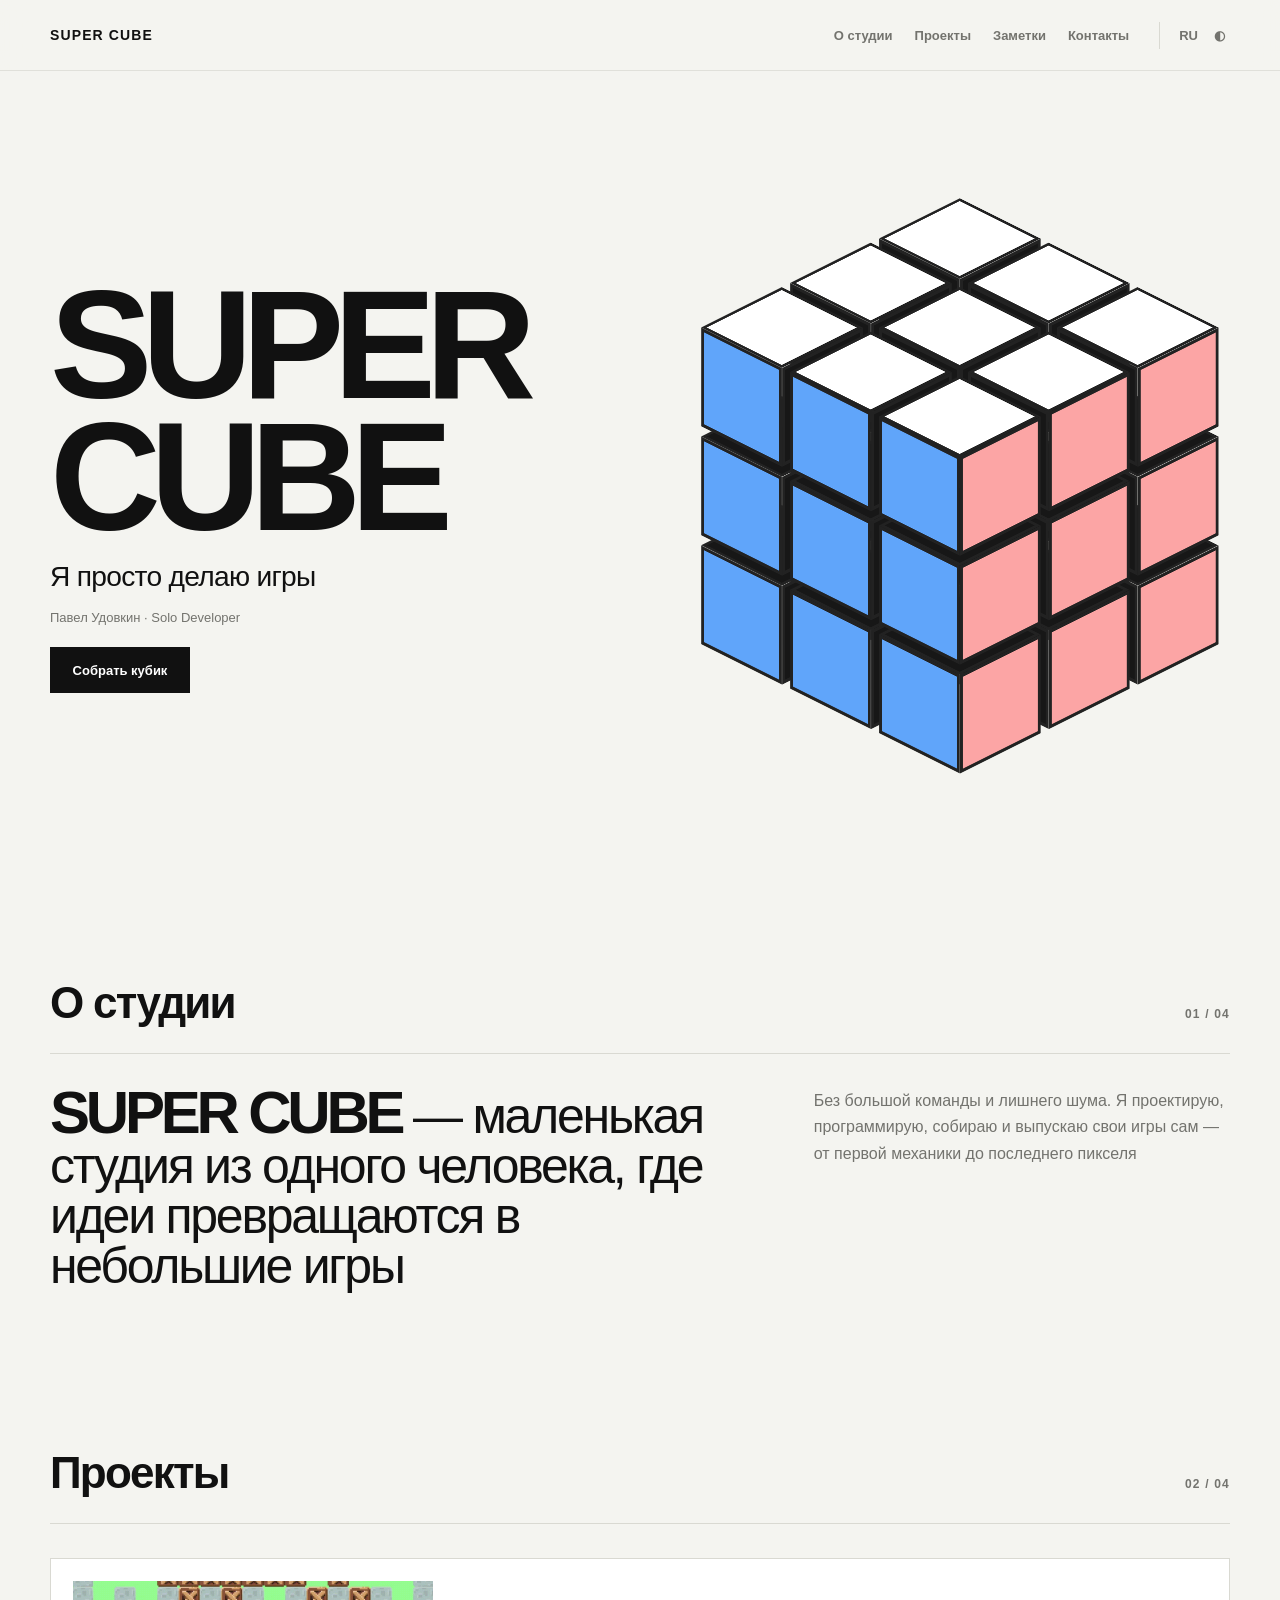
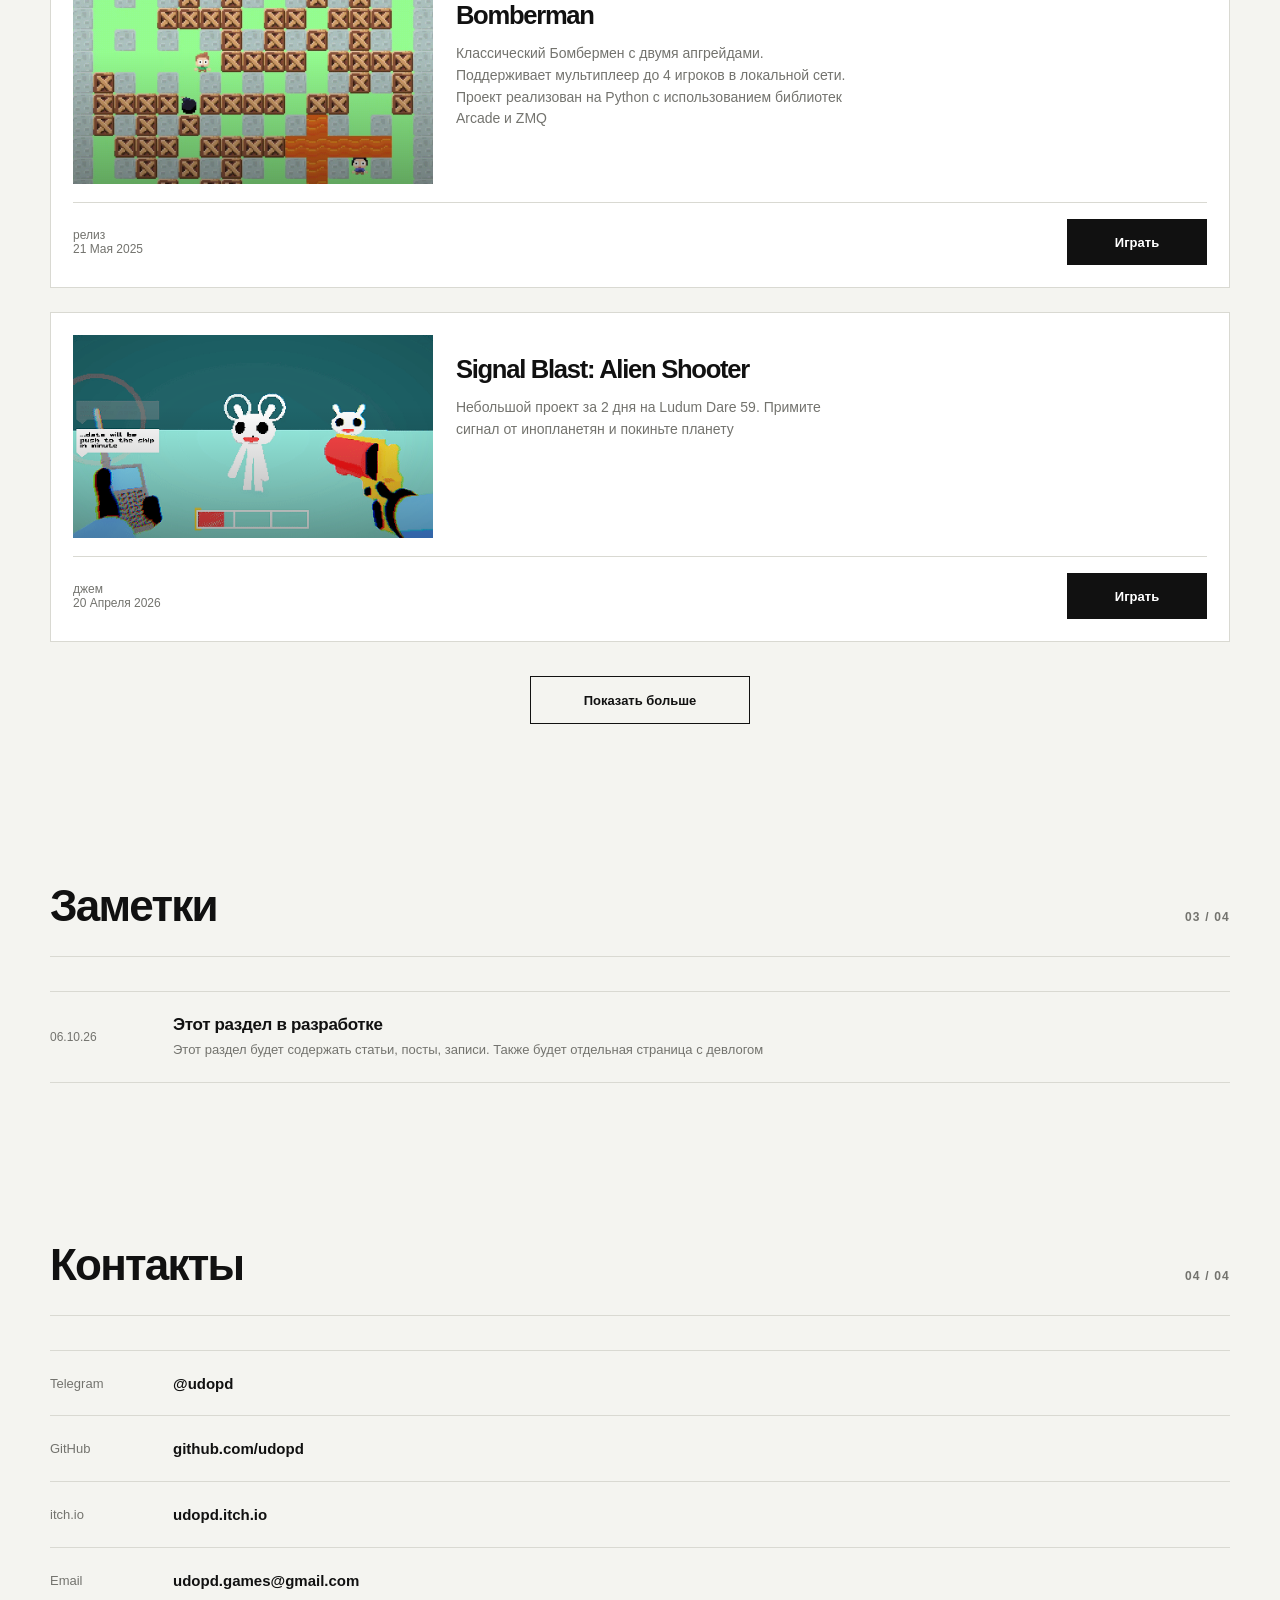
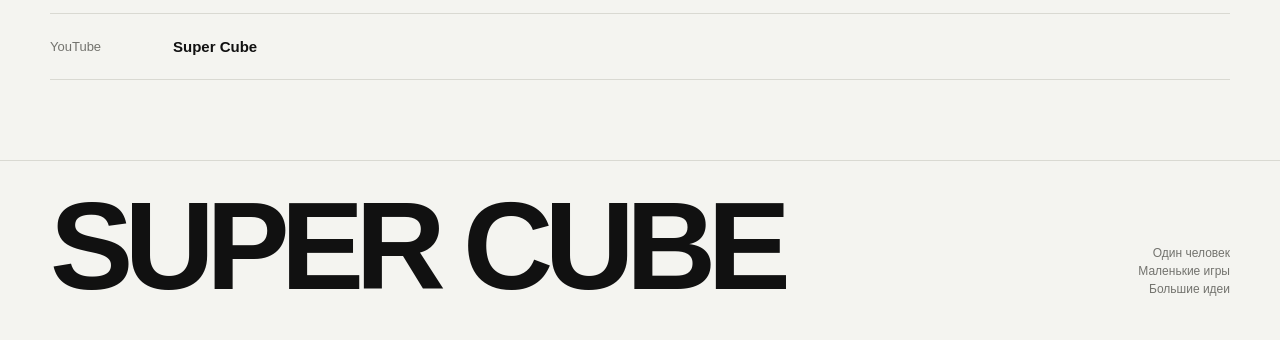
<file: public/index.html>
<!doctype html>
<html lang="ru">
<head>
  <meta charset="utf-8">
  <meta name="viewport" content="width=device-width, initial-scale=1">
  <meta name="description" content="SUPER CUBE — независимая студия Павла Удовкина. Маленькие игры, эксперименты и идеи.">
  <title>SUPER CUBE</title>
  <link rel="stylesheet" href="./styles/style.css">
</head>
<body>
  <div class="app-root" id="app">
    <header class="topbar">
      <div class="container topbar-inner">
        <a class="brand" href="#top" aria-label="SUPER CUBE">SUPER CUBE</a>
        <button class="menu-toggle" id="menuToggle" type="button" aria-label="Открыть меню" aria-expanded="false">
          <span></span><span></span><span></span>
        </button>
        <nav class="nav" aria-label="Основная навигация">
          <a class="nav-link" href="#about" data-i18n="navAbout">О студии</a>
          <a class="nav-link" href="#projects" data-i18n="navProjects">Проекты</a>
          <a class="nav-link" href="https://super-cube-cd87f.web.app" data-i18n="navDevlogs">Заметки</a>
          <a class="nav-link" href="#contact" data-i18n="navContact">Контакты</a>
          <div class="controls" aria-label="Настройки">
            <button class="control language-toggle" type="button" id="languageToggle" aria-label="Переключить язык">RU</button>
            <button class="control" type="button" id="themeToggle" aria-label="Переключить тему">◐</button>
          </div>
        </nav>
      </div>
      <div class="mobile-menu" id="mobileMenu" aria-label="Мобильное меню">
        <a class="mobile-menu-link" href="#about" data-i18n="navAbout">О студии</a>
        <a class="mobile-menu-link" href="#projects" data-i18n="navProjects">Проекты</a>
        <a class="mobile-menu-link" href="#devlogs" data-i18n="navDevlogs">Заметки</a>
        <a class="mobile-menu-link" href="#contact" data-i18n="navContact">Контакты</a>
        <div class="mobile-menu-settings">
          <button class="mobile-menu-control" type="button" id="mobileLanguageToggle">RU</button>
          <button class="mobile-menu-control" type="button" id="mobileThemeToggle">◐</button>
        </div>
      </div>
    </header>

    <main id="top">
      <section class="hero">
        <div class="container hero-grid">
          <div>
            <h1 id="heroTitle" aria-label="SUPER CUBE">SUPER CUBE</h1>
            <div class="hero-side">
              <p class="hero-quote" data-i18n="quote">Я просто делаю маленькие игры</p>
              <p class="hero-person" data-i18n="heroPerson">Павел Удовкин · Solo Developer</p>
              <div class="rubik-controls">
                <button class="rubik-solve" id="rubikSolve" type="button" data-i18n="solveCube">Собрать кубик</button>
              </div>
            </div>
          </div>
          <div class="hero-cube">
            <div class="rubik-frame" id="rubikFrame" aria-label="Интерактивный кубик Рубика">
              <div class="rubik-stage" id="rubikStage"></div>
            </div>
          </div>
        </div>
      </section>

      <section id="about">
        <div class="container">
          <div class="section-head">
            <h2 class="section-title" data-i18n="aboutTitle">О студии</h2>
            <p class="section-kicker">01 / 04</p>
          </div>
          <div class="about-grid">
            <p class="about-lead" data-i18n="aboutLead"><span class="about-brand">SUPER CUBE</span> — маленькая студия одного человека, где идеи превращаются в небольшие игры</p>
            <p class="about-copy" data-i18n="aboutCopy">Без большой команды и лишнего шума. Я проектирую, программирую, собираю и выпускаю свои игры сам — от первой механики до последнего пикселя</p>
          </div>
        </div>
      </section>

      <section id="projects">
        <div class="container">
          <div class="section-head">
            <h2 class="section-title" data-i18n="projectsTitle">Проекты</h2>
            <p class="section-kicker">02 / 04</p>
          </div>
          <div class="projects">

            <article class="project">
              <div class="project-info">
                <div class="project-shots" aria-label="Скриншоты игры" tabindex="0">
                  <div class="shot-cube">
                    <div class="shot">
                      <img src="src/gifs/bomberman.gif">
                    </div>
                  </div>
                </div>
                <div class="project-details">
                  <h3 data-i18n="projectExperiments"></h3>
                  <p data-i18n="projectExperimentsText"></p>
                </div>
              </div>     
                <div class="project-meta">
                  <span data-i18n="projectStatus2"></span>
                  <a class="project-play" href="https://github.com/SPSUITD/2-md-15-udopd" data-i18n="playButton">Играть</a>
                </div>       
            </article>

            <article class="project">
              <div class="project-info">
                <div class="project-shots" aria-label="Скриншоты игры" tabindex="0">
                  <div class="shot-cube">
                    <div class="shot">
                      <img src="src/gifs/alien.gif">
                    </div>
                  </div>
                </div>
                <div class="project-details">
                  <h3 data-i18n="projectCurrent"></h3>
                  <p data-i18n="projectCurrentText"></p>
                </div>
              </div>     
                <div class="project-meta">
                  <span data-i18n="projectStatus">в разработке</span>
                  <a class="project-play" href="https://udopd.itch.io/signal-blast-alien-shooter" data-i18n="playButton">Играть</a>
                </div>       
            </article>
            
            <article class="project is-hidden">
              <div class="project-info">
                <div class="project-shots" aria-label="Скриншоты игры" tabindex="0">
                  <div class="shot-cube">
                    <div class="shot">
                      <img src="src/gifs/cube.gif">
                    </div>
                  </div>
                </div>
                <div class="project-details">
                  <h3 data-i18n="projectThird"></h3>
                  <p data-i18n="projectThirdText"></p>
                </div>
              </div>     
                <div class="project-meta">
                  <span data-i18n="projectStatus3">в разработке</span>
                  <a class="project-play is-hidden"></a>
                </div>       
            </article>

          </div>
          <div class="projects-more">
            <a href="#" id="projectsToggle" data-i18n="moreProjects">Посмотреть больше</a>
          </div>
        </div>
      </section>

      <section id="devlogs">
        <div class="container">
          <div class="section-head">
            <h2 class="section-title" data-i18n="devlogsTitle">Заметки</h2>
            <p class="section-kicker">03 / 04</p>
          </div>
          <div class="devlogs">
            <div class="devlog">
              <span class="devlog-date">06.10.26</span>
              <div>
                <h3 class="devlog-title" data-i18n="devlogOneTitle"></h3>
                <p class="devlog-excerpt" data-i18n="devlogOneText"></p>
              </div>
            </div>
            <!-- <div class="devlog">
              <span class="devlog-date">05.10.26</span>
              <div>
                <h3 class="devlog-title" data-i18n="devlogOneTitle">Как заставить кубик помнить свои ходы</h3>
                <p class="devlog-excerpt" data-i18n="devlogOneText">Эксперимент с историей вращений, автоматическим откатом и быстрым возвращением в собранное состояние</p>
              </div>
              <a class="devlog-read" href="#notes" data-i18n="readNote">Читать</a>
            </div>
            <div class="devlog">
              <span class="devlog-date">28.09.26</span>
              <div>
                <h3 class="devlog-title" data-i18n="devlogTwoTitle">Почему маленькие игры сложнее больших</h3>
                <p class="devlog-excerpt" data-i18n="devlogTwoText">О том, как одна механика превращается в десятки решений — и почему я всё равно люблю этот формат</p>
              </div>
              <a class="devlog-read" href="#notes" data-i18n="readNote">Читать</a>
            </div>
            <div class="devlog">
              <span class="devlog-date">14.09.26</span>
              <div>
                <h3 class="devlog-title" data-i18n="devlogThreeTitle">Ночной бар как игровая система</h3>
                <p class="devlog-excerpt" data-i18n="devlogThreeText">Как персонажи, случайные события и пространство складываются в одну живую сцену для Midnight Shift</p>
              </div>
              <a class="devlog-read" href="#notes" data-i18n="readNote">Читать</a>
            </div> -->
          </div>
        </div>
      </section>

      <section id="contact">
        <div class="container">
          <div class="section-head">
            <h2 class="section-title" data-i18n="contactTitle">Контакты</h2>
            <p class="section-kicker">04 / 04</p>
          </div>
          <div class="contacts">
            <div class="contact-list">
              <a class="contact" href="https://t.me/udopd" target="_blank" rel="noreferrer">
                <span class="contact-label">Telegram</span><span class="contact-value">@udopd</span>
              </a>
              <a class="contact" href="https://github.com/udopd" target="_blank" rel="noreferrer">
                <span class="contact-label">GitHub</span><span class="contact-value">github.com/udopd</span>
              </a>
              <a class="contact" href="https://udopd.itch.io/" target="_blank" rel="noreferrer">
                <span class="contact-label">itch.io</span><span class="contact-value">udopd.itch.io</span>
              </a>
              <a class="contact" href="mailto:udopd.games@gmail.com">
                <span class="contact-label">Email</span><span class="contact-value">udopd.games@gmail.com</span>
              </a>
              <a class="contact" href="https://www.youtube.com/@udopd">
                <span class="contact-label">YouTube</span><span class="contact-value">Super Cube</span>
              </a>
            </div>
          </div>
        </div>
      </section>
    </main>

    <footer>
      <div class="container footer-inner">
        <p class="footer-brand">SUPER CUBE</p>
        <p class="footer-note">
          <span class="footer-line language-scramble" data-i18n="footerOne">Один человек</span>
          <span class="footer-line language-scramble" data-i18n="footerTwo">Маленькие игры</span>
          <span class="footer-line language-scramble" data-i18n="footerThree">Большие идеи</span>
        </p>
      </div>
    </footer>
  </div>

  <script src="./js/common.js" defer></script>
  <script src="./js/rubik.js" defer></script>
  <script src="./js/page.js" defer></script>
</body>
</html>
</file>
<file: public/styles/style.css>
:root {
      color-scheme: light dark;
      --bg: light-dark(#f4f4f0, #10100f);
      --surface: light-dark(#ffffff, #181817);
      --text: light-dark(#111111, #f2f1eb);
      --muted: light-dark(#73736e, #989891);
      --line: light-dark(#d9d9d2, #343430);
      --accent: light-dark(#111111, #f2f1eb);
      --accent-inverse: light-dark(#ffffff, #111111);
      --max: 1180px;
    }

    html[data-theme="light"] {
      color-scheme: light;
      --bg: #f4f4f0;
      --surface: #ffffff;
      --text: #111111;
      --muted: #73736e;
      --line: #d9d9d2;
      --accent: #111111;
      --accent-inverse: #ffffff;
    }

    html[data-theme="dark"] {
      color-scheme: dark;
      --bg: #10100f;
      --surface: #181817;
      --text: #f2f1eb;
      --muted: #989891;
      --line: #343430;
      --accent: #f2f1eb;
      --accent-inverse: #111111;
    }

    * {
      box-sizing: border-box;
    }

    html {
      scroll-behavior: smooth;
    }

    body {
      min-height: 100vh;
      margin: 0;
      background: var(--bg);
      color: var(--text);
      font-family: Inter, ui-sans-serif, -apple-system, BlinkMacSystemFont, "Segoe UI", sans-serif;
      -webkit-font-smoothing: antialiased;
      text-rendering: optimizeLegibility;
    }

    button,
    a {
      font: inherit;
    }

    a {
      color: inherit;
      text-decoration: none;
    }

    button {
      color: inherit;
    }

    .app-root {
      position: relative;
      min-height: 100vh;
      background: var(--bg);
      border-radius: 0;
      transition: background .25s ease, color .25s ease;
    }

    .container {
      width: min(calc(100% - 40px), var(--max));
      margin: 0 auto;
    }

    .topbar {
      position: sticky;
      top: 0;
      z-index: 20;
      border-bottom: 1px solid color-mix(in srgb, var(--line) 75%, transparent);
      background: color-mix(in srgb, var(--bg) 88%, transparent);
      backdrop-filter: blur(14px);
    }

    .topbar-inner {
      min-height: 70px;
      display: flex;
      align-items: center;
      justify-content: space-between;
      gap: 20px;
    }

    .brand {
      font-size: 14px;
      font-weight: 800;
      letter-spacing: .08em;
    }

    .nav {
      display: flex;
      align-items: center;
      gap: 22px;
      margin-left: auto;
    }

    .nav a,
    .control {
      color: var(--muted);
      font-size: 13px;
      font-weight: 600;
      transition: color .2s ease, opacity .2s ease;
    }

    .nav a:hover,
    .nav a:focus-visible,
    .control:hover,
    .control:focus-visible {
      color: var(--text);
    }

    .controls {
      display: flex;
      align-items: center;
      gap: 6px;
      margin-left: 8px;
      padding-left: 14px;
      border-left: 1px solid var(--line);
    }

    .menu-toggle,
    .mobile-menu {
      display: none;
    }

    .control {
      border: 0;
      background: transparent;
      padding: 6px 5px;
      cursor: pointer;
    }

    .control.active {
      color: var(--text);
    }

    main {
      overflow: hidden;
    }

    .hero {
      min-height: calc(100vh - 70px);
      display: flex;
      align-items: center;
      padding: 0 48px;
    }

    .hero-grid {
      display: grid;
      grid-template-columns: minmax(0, 1fr) minmax(360px, .9fr);
      gap: 40px;
      align-items: center;
      justify-items: start;
      width: 100%;
      max-width: var(--max);
      margin: 0 auto;
      text-align: left;
    }

    .eyebrow {
      display: inline-flex;
      align-items: center;
      gap: 8px;
      margin: 0 0 22px;
      color: var(--muted);
      font-size: 12px;
      font-weight: 700;
      letter-spacing: .12em;
      text-transform: uppercase;
    }

    .eyebrow::before {
      content: "";
      width: 28px;
      height: 1px;
      background: var(--line);
    }

    .hero h1 {
      margin: 0;
      font-size: clamp(58px, 12vw, 170px);
      line-height: .86;
      letter-spacing: -.07em;
      font-weight: 900;
      color: var(--text);
      text-transform: uppercase;
    }

    .hero-side {
      max-width: 700px;
      padding-top: 18px;
    }

    .hero-cube {
      width: 100%;
      display: flex;
      flex-direction: column;
      justify-content: flex-end;
      align-items: center;
      gap: 8px;
    }

    .rubik-frame {
      width: clamp(260px, 32vw, 400px);
      aspect-ratio: 1;
      perspective: none;
      touch-action: none;
      user-select: none;
    }

    .rubik-stage {
      position: relative;
      width: 100%;
      height: 100%;
      transform-style: preserve-3d;
      will-change: transform;
      cursor: grab;
    }

    .rubik-stage:active {
      cursor: grabbing;
    }

    .rubik-cubie {
      position: absolute;
      left: 50%;
      top: 50%;
      transform-style: preserve-3d;
      transform-origin: center;
      will-change: transform;
    }

    .rubik-body {
      position: absolute;
      inset: 0;
      transform-style: preserve-3d;
      transform-origin: center;
    }

    .rubik-face {
      position: absolute;
      inset: 0;
      border: 4px solid #222222;
      border-radius: 0;
      backface-visibility: hidden;
    }

    .rubik-face.right {
      transform: rotateY(90deg) translateZ(var(--half));
    }

    .rubik-face.left {
      transform: rotateY(-90deg) translateZ(var(--half));
    }

    .rubik-face.top {
      transform: rotateX(90deg) translateZ(var(--half));
    }

    .rubik-face.bottom {
      transform: rotateX(-90deg) translateZ(var(--half));
    }

    .rubik-face.front {
      transform: translateZ(var(--half));
    }

    .rubik-face.back {
      transform: rotateY(180deg) translateZ(var(--half));
    }

    .rubik-pivot {
      position: absolute;
      left: 50%;
      top: 50%;
      width: 0;
      height: 0;
      transform-style: preserve-3d;
      will-change: transform;
    }

    .rubik-solve {
      position: relative;
      display: inline-flex;
      align-items: center;
      justify-content: center;
      width: 140px;
      min-height: 46px;
      padding: 0 18px;
      background: var(--accent);
      color: var(--accent-inverse);
      border: 1px solid var(--accent);
      border-radius: 0;
      font-size: 13px;
      font-weight: 750;
      cursor: pointer;
      transition: transform .2s ease, opacity .2s ease;
    }

    .rubik-solve:hover {
      transform: translateY(-2px);
      opacity: .88;
    }

    .rubik-controls {
      display: flex;
      align-items: center;
      gap: 10px;
      flex-wrap: wrap;
      margin-top: 22px;
    }

    .rubik-solve:disabled {
      cursor: default;
      opacity: .35;
      pointer-events: none;
      transform: none;
    }

    .hero-quote {
      margin: 0;
      font-size: clamp(20px, 2.2vw, 29px);
      line-height: 1.12;
      letter-spacing: -.025em;
    }

    .hero-person {
      margin: 18px 0 0;
      color: var(--muted);
      font-size: 13px;
    }

    section {
      padding: 80px 0;
    }

    .section-head {
      display: flex;
      align-items: baseline;
      justify-content: space-between;
      gap: 20px;
      padding-bottom: 28px;
      border-bottom: 1px solid var(--line);
    }

    .section-title {
      margin: 0;
      font-size: clamp(28px, 4vw, 44px);
      line-height: 1;
      letter-spacing: -.04em;
    }

    .section-kicker {
      margin: 0;
      color: var(--muted);
      font-size: 12px;
      text-transform: uppercase;
      letter-spacing: .1em;
      font-weight: 700;
    }

    .about-grid {
      display: grid;
      grid-template-columns: 1.25fr .75fr;
      gap: 70px;
      padding-top: 34px;
    }

    .about-lead {
      margin: 0;
      max-width: 730px;
      font-size: clamp(27px, 4vw, 50px);
      line-height: 1;
      letter-spacing: -.045em;
    }

    .about-brand {
      display: inline-block;
      font-size: 1.2em;
      line-height: .82;
      letter-spacing: -.07em;
      font-weight: 900;
    }

    .about-copy {
      margin: 0;
      color: var(--muted);
      font-size: 16px;
      line-height: 1.65;
    }

    .projects {
      display: grid;
      gap: 24px;
      padding-top: 34px;
    }

    .projects-more {
      display: flex;
      justify-content: center;
      padding-top: 34px;
    }

    .projects-more a {
      display: inline-flex;
      align-items: center;
      justify-content: center;
      width: 220px;
      min-height: 48px;
      padding: 0 22px;
      border: 1px solid var(--text);
      font-size: 13px;
      font-weight: 750;
      transition: background .2s ease, color .2s ease, transform .2s ease;
    }

    .projects-more a:hover {
      background: var(--accent);
      color: var(--accent-inverse);
      transform: translateY(-2px);
    }

    .project {
      display: flex;
      flex-direction: column-reverse;
      grid-template-columns: min(50%, 378px) minmax(0, 1fr);
      gap: 18px;
      height: 330px;
      padding: 22px;
      position: relative;
      background: var(--surface);
      border: 1px solid var(--line);
      transition: transform .25s ease, border-color .25s ease;
    }

    .project:hover {
      transform: translateY(-4px);
      border-color: var(--text);
    }

    .project.is-hidden {
      display: none;
    }

    .project.is-hidden.is-expanded {
      display: flex;
    }

    .project-index {
      color: var(--muted);
      font-size: 12px;
      font-variant-numeric: tabular-nums;
    }

    .project-info {
      display: flex;
      height: 100%;
      order: 1;
      gap: 22px;
    }

    .project h3 {
      margin: 0;
      font-size: clamp(18px, 2vw, 36px);
      letter-spacing: -.05em;
      line-height: .95;
    }

    .project p {
      max-width: 390px;
      margin: 16px 0 0;
      color: var(--muted);
      font-size: 14px;
      line-height: 1.55;
    }

    .project-details {
      margin-top: 22px;
    }

    .project-meta {
      display: flex;
      align-items: center;
      justify-content: space-between;
      left: 22px;
      right: 22px;
      bottom: 22px;
      margin-top: 0;
      padding-top: 16px;
      border-top: 1px solid var(--line);
      font-size: 12px;
      color: var(--muted);
    }

    .project-play {
      display: inline-flex;
      align-items: center;
      justify-content: center;
      width: 140px;
      min-height: 46px;
      padding: 0 18px;
      background: var(--accent);
      color: var(--accent-inverse);
      border: 1px solid var(--accent);
      font-size: 13px;
      font-weight: 750;
      transition: transform .2s ease, opacity .2s ease;
    }

    .project-play:hover {
      transform: translateY(-2px);
      opacity: .88;
    }

    .project-shots {
      display: grid;
      grid-template-columns: 1fr;
      gap: 10px;
      height: auto;
      aspect-ratio: 16 / 9;
      overflow: hidden;
    }

    .project-play.is-hidden {
      background: transparent;
      border: none;
      user-select: none;
    }

    .shot-cube {
      position: relative;
      height: 100%;
    }

    .shot {
      width: 360px;
      display: flex;
      justify-content: center;
      align-items: center;
      position: absolute;
      inset: 0;
    }

    .shot img {
      width: 100%;
      min-height: 100%;
      overflow: hidden;
    }

    .shot:first-child {
      display: flex;
    }

    .shot::after {
      content: "";
      position: absolute;
      inset: 0;
      background: linear-gradient(180deg, transparent 35%, rgba(0, 0, 0, .34) 100%);
    }

    .contacts {
      display: block;
      padding-top: 34px;
    }

    .devlogs {
      display: grid;
      padding-top: 34px;
    }

    .devlog {
      display: grid;
      grid-template-columns: 105px minmax(0, 1fr) auto;
      align-items: center;
      gap: 18px;
      min-height: 92px;
      padding: 18px 0;
      border-bottom: 1px solid var(--line);
      transition: color .2s ease, padding .2s ease;
    }

    .devlog:first-child {
      border-top: 1px solid var(--line);
    }

    .devlog:hover {
      padding-left: 6px;
    }

    .devlog-date {
      color: var(--muted);
      font-size: 12px;
      font-variant-numeric: tabular-nums;
    }

    .devlog-title {
      margin: 0;
      font-size: 17px;
      font-weight: 700;
      letter-spacing: -.02em;
    }

    .devlog-excerpt {
      margin: 5px 0 0;
      color: var(--muted);
      font-size: 13px;
      line-height: 1.5;
    }

    .devlog-arrow {
      color: var(--muted);
      transition: transform .2s ease, color .2s ease;
    }

    .devlog:hover .devlog-arrow {
      color: var(--text);
      transform: translate(3px, -3px);
    }

    .devlog-read {
      display: inline-flex;
      align-items: center;
      justify-content: center;
      min-width: 96px;
      min-height: 40px;
      padding: 0 16px;
      border: 1px solid var(--text);
      color: var(--text);
      font-size: 12px;
      font-weight: 750;
      transition: background .2s ease, color .2s ease, transform .2s ease;
    }

    .devlog-read:hover,
    .devlog-read:focus-visible {
      background: var(--accent);
      color: var(--accent-inverse);
      transform: translateY(-2px);
    }

    .notes-page {
      display: none;
      min-height: calc(100vh - 70px);
      align-items: center;
      justify-content: center;
      padding: 80px 0;
    }

    .notes-page.is-active {
      display: flex;
    }

    .notes-under-development {
      margin: 0;
      text-align: center;
      font-size: clamp(52px, 10vw, 132px);
      line-height: .88;
      letter-spacing: -.07em;
      font-weight: 900;
    }

    .contact-list {
      display: grid;
      gap: 0;
    }

    .contact {
      display: grid;
      grid-template-columns: 105px 1fr auto;
      align-items: center;
      gap: 18px;
      min-height: 66px;
      border-bottom: 1px solid var(--line);
      transition: padding .2s ease;
    }

    .contact:first-child {
      border-top: 1px solid var(--line);
    }

    .contact:hover {
      padding-left: 6px;
      transition: padding .2s ease;
    }

    .contact-label {
      color: var(--muted);
      font-size: 13px;
    }

    .contact-value {
      font-size: 15px;
      font-weight: 650;
      overflow-wrap: anywhere;
    }

    .contact-arrow {
      color: var(--muted);
      transition: transform .2s ease, color .2s ease;
    }

    .contact:hover .contact-arrow {
      color: var(--text);
      transform: translate(3px, -3px);
    }

    footer {
      padding: 34px 0 42px;
      border-top: 1px solid var(--line);
    }

    .footer-inner {
      display: flex;
      align-items: end;
      justify-content: space-between;
      gap: 20px;
    }

    .footer-brand {
      margin: 0;
      font-size: clamp(46px, 10vw, 125px);
      line-height: .82;
      letter-spacing: -.07em;
      font-weight: 900;
    }

    .footer-note {
      max-width: 190px;
      margin: 0;
      color: var(--muted);
      font-size: 12px;
      line-height: 1.5;
      text-align: right;
    }

    .footer-line {
      display: block;
    }

    @media (max-width: 840px) {
      .nav {
        display: none;
      }

      .menu-toggle {
        position: relative;
        width: 44px;
        height: 44px;
        display: inline-flex;
        flex-direction: column;
        align-items: center;
        justify-content: center;
        gap: 5px;
        margin-left: auto;
        padding: 0;
        background: transparent;
        color: var(--text);
        border: 1px solid currentColor;
        border-radius: 0;
        cursor: pointer;
        transition: background .2s ease, border-color .2s ease;
      }

      .menu-toggle:hover,
      .menu-toggle:focus-visible {
        background: var(--surface);
        border-color: var(--text);
      }

      .menu-toggle span {
        display: block;
        width: 17px;
        height: 1px;
        position: absolute;
        left: 50%;
        top: 50%;
        background: currentColor;
        transform: translate(-50%, -50%);
        transform-origin: center;
        transition: opacity .2s ease;
      }

      .menu-toggle span:nth-child(1) {
        transform: translate(-50%, calc(-50% - 6px));
      }

      .menu-toggle span:nth-child(3) {
        transform: translate(-50%, calc(-50% + 6px));
      }

      .topbar.is-menu-open .menu-toggle span:nth-child(1) {
        opacity: 0;
      }

      .topbar.is-menu-open .menu-toggle span:nth-child(2) {
        opacity: 0;
      }

      .topbar.is-menu-open .menu-toggle span:nth-child(3) {
        opacity: 0;
      }

      .menu-toggle::before,
      .menu-toggle::after {
        content: "";
        position: absolute;
        left: 50%;
        top: 50%;
        width: 17px;
        height: 1px;
        background: currentColor;
        opacity: 0;
        pointer-events: none;
        transition: opacity .2s ease;
      }

      .menu-toggle::before {
        transform: translate(-50%, -50%) rotate(45deg);
      }

      .menu-toggle::after {
        transform: translate(-50%, -50%) rotate(-45deg);
      }

      .topbar.is-menu-open .menu-toggle::before,
      .topbar.is-menu-open .menu-toggle::after {
        opacity: 1;
      }

      .mobile-menu {
        display: none;
        position: absolute;
        left: 0;
        right: 0;
        top: 100%;
        padding: 14px 20px 18px;
        background: color-mix(in srgb, var(--bg) 96%, transparent);
        border-bottom: 1px solid var(--line);
        box-shadow: 0 12px 24px rgba(0, 0, 0, .06);
      }

      .topbar.is-menu-open .mobile-menu {
        display: grid;
        gap: 4px;
      }

      .mobile-menu-link,
      .mobile-menu-control {
        min-height: 46px;
        display: flex;
        align-items: center;
        padding: 0 10px;
        border: 0;
        background: transparent;
        color: var(--muted);
        font-size: 14px;
        font-weight: 650;
        text-align: left;
        cursor: pointer;
      }

      .mobile-menu-link:hover,
      .mobile-menu-link:focus-visible,
      .mobile-menu-control:hover,
      .mobile-menu-control:focus-visible {
        color: var(--text);
        background: var(--surface);
      }

      .mobile-menu-settings {
        display: grid;
        grid-template-columns: max-content max-content;
        gap: 4px;
        margin-top: 6px;
        padding-top: 10px;
        border-top: 1px solid var(--line);
      }

      .hero-grid,
      .about-grid {
        grid-template-columns: 1fr;
        gap: 24px;
      }

      .hero {
        min-height: auto;
        padding: 56px 72px 0;
      }

      .hero-side {
        max-width: 520px;
      }

      .hero-cube {
        justify-content: center;
      }

      .rubik-frame {
        width: min(39vw, 230px);
      }

      section {
        padding: 64px 0;
      }

      .project {
        display: flex;
        height: auto;
      }

      .project.is-hidden.is-expanded {
        display: flex;
      }

      .project-info {
        display: flex;
        flex-direction: column-reverse;
        order: 1;
        min-height: auto;
        padding-bottom: 0;
      }

      .project-shots {
        order: 1;
        height: auto;
        min-height: 0;
        flex: auto;
        margin-bottom: -21px;
      }

      .project-meta {
        position: static;
        margin-top: 24px;
        flex-shrink: 0;
      }

      .project-play {
        flex-shrink: 0;
      }

      .shot {
        width: 100%;
      }

      .notes-page {
        min-height: calc(100vh - 62px);
        padding: 48px 0;
      }

      .notes-under-development {
        font-size: clamp(44px, 15vw, 82px);
      }

      .footer-inner {
        align-items: flex-start;
        flex-direction: column;
      }

      .footer-note {
        text-align: left;
      }
    }

    @media (max-width: 560px) {
      .container {
        width: min(calc(100% - 28px), var(--max));
      }

      .topbar-inner {
        min-height: 62px;
      }

      .brand {
        font-size: 12px;
      }

      .controls {
        padding-left: 8px;
        margin-left: 2px;
      }

      .nav {
        gap: 8px;
      }

      .nav a {
        display: none;
      }

      .hero h1 {
        font-size: clamp(50px, 17vw, 88px);
      }

      .hero {
        padding: 40px;
      }

      .rubik-frame {
        width: min(43vw, 195px);
      }

      .contact {
        grid-template-columns: 78px 1fr auto;
        gap: 12px;
      }

      .project {
        padding: 16px;
      }

      .project-info {
        display: flex;
        flex-direction: column-reverse;
      }

      .shot {
        min-width: 0;
        min-height: 0;
      }

      .project-play {
        width: 140px;
      }
    }

    @media (prefers-reduced-motion: reduce) {
      html {
        scroll-behavior: auto;
      }

      *,
      *::before,
      *::after {
        transition: none !important;
      }
    }
  

/* =========================================================
   404 PAGE
   ========================================================= */

.app-root:has(.error) main {
  min-height: calc(100vh - 70px);
  display: flex;
  align-items: center;
  overflow: hidden;
}

.error {
  width: 100%;
  padding: 72px 0 110px;
}

.error-grid {
  display: grid;
  grid-template-columns: minmax(0, 1fr) minmax(340px, .8fr);
  gap: 64px;
  align-items: center;
  padding-bottom: 0;
  border-bottom: 0;
}

.error-copy {
  min-width: 0;
  display: flex;
  flex-direction: column;
  align-items: flex-start;
}

.error-side {
  width: min(100%, 520px);
  max-width: 520px;
  margin-top: 22px;
}

.error-cube {
  width: min(100%, 420px);
  justify-self: end;
  align-self: start;
  display: flex;
  justify-content: center;
  align-items: center;
  transform: translateY(-44px);
}

.error-kicker {
  display: inline-flex;
  align-items: center;
  gap: 8px;
  margin: 0 0 22px;
  color: var(--muted);
  font-size: 12px;
  font-weight: 700;
  letter-spacing: .12em;
  text-transform: uppercase;
}

.error-kicker::before {
  content: "";
  width: 28px;
  height: 1px;
  background: var(--line);
}

.error-code {
  margin: 0;
  font-size: clamp(96px, 22vw, 270px);
  line-height: .72;
  letter-spacing: -.09em;
  font-weight: 900;
}

.error-title {
  margin: 0;
  font-size: clamp(28px, 4vw, 46px);
  line-height: .98;
  letter-spacing: -.045em;
}

.error-text {
  margin: 18px 0 0;
  color: var(--muted);
  font-size: 15px;
  line-height: 1.6;
}

.error-actions {
  display: flex;
  align-items: center;
  gap: 12px;
  flex-wrap: wrap;
  margin-top: 28px;
}

.home-button {
  display: inline-flex;
  align-items: center;
  justify-content: center;
  min-width: 156px;
  min-height: 48px;
  padding: 0 20px;
  background: var(--accent);
  color: var(--accent-inverse);
  border: 1px solid var(--accent);
  font-size: 13px;
  font-weight: 750;
  transition: transform .2s ease, opacity .2s ease;
}

.home-button:hover,
.home-button:focus-visible {
  transform: translateY(-2px);
  opacity: .88;
}

.error-note {
  color: var(--muted);
  font-size: 12px;
}

@media (max-width: 840px) {
  .app-root:has(.error) main {
    min-height: auto;
    display: block;
  }

  .error {
    padding: 52px 0 72px;
  }

  .error-grid {
    grid-template-columns: 1fr;
    gap: 42px;
    align-items: start;
  }

  .error-side {
    justify-self: start;
    max-width: 520px;
    margin-top: 24px;
  }

  .error-cube {
    width: min(100%, 300px);
    justify-self: center;
    order: 2;
    transform: none;
  }
}

@media (max-width: 560px) {
  .error {
    padding: 40px 0 64px;
  }

  .error-code {
    font-size: clamp(86px, 27vw, 150px);
  }

  .error-grid {
    gap: 30px;
  }

  .error-title {
    font-size: clamp(27px, 8vw, 38px);
  }

  .error-cube {
    width: min(100%, 240px);
  }

  .error-actions {
    align-items: stretch;
    flex-direction: column;
  }

  .home-button {
    width: 100%;
  }
}
</file>
